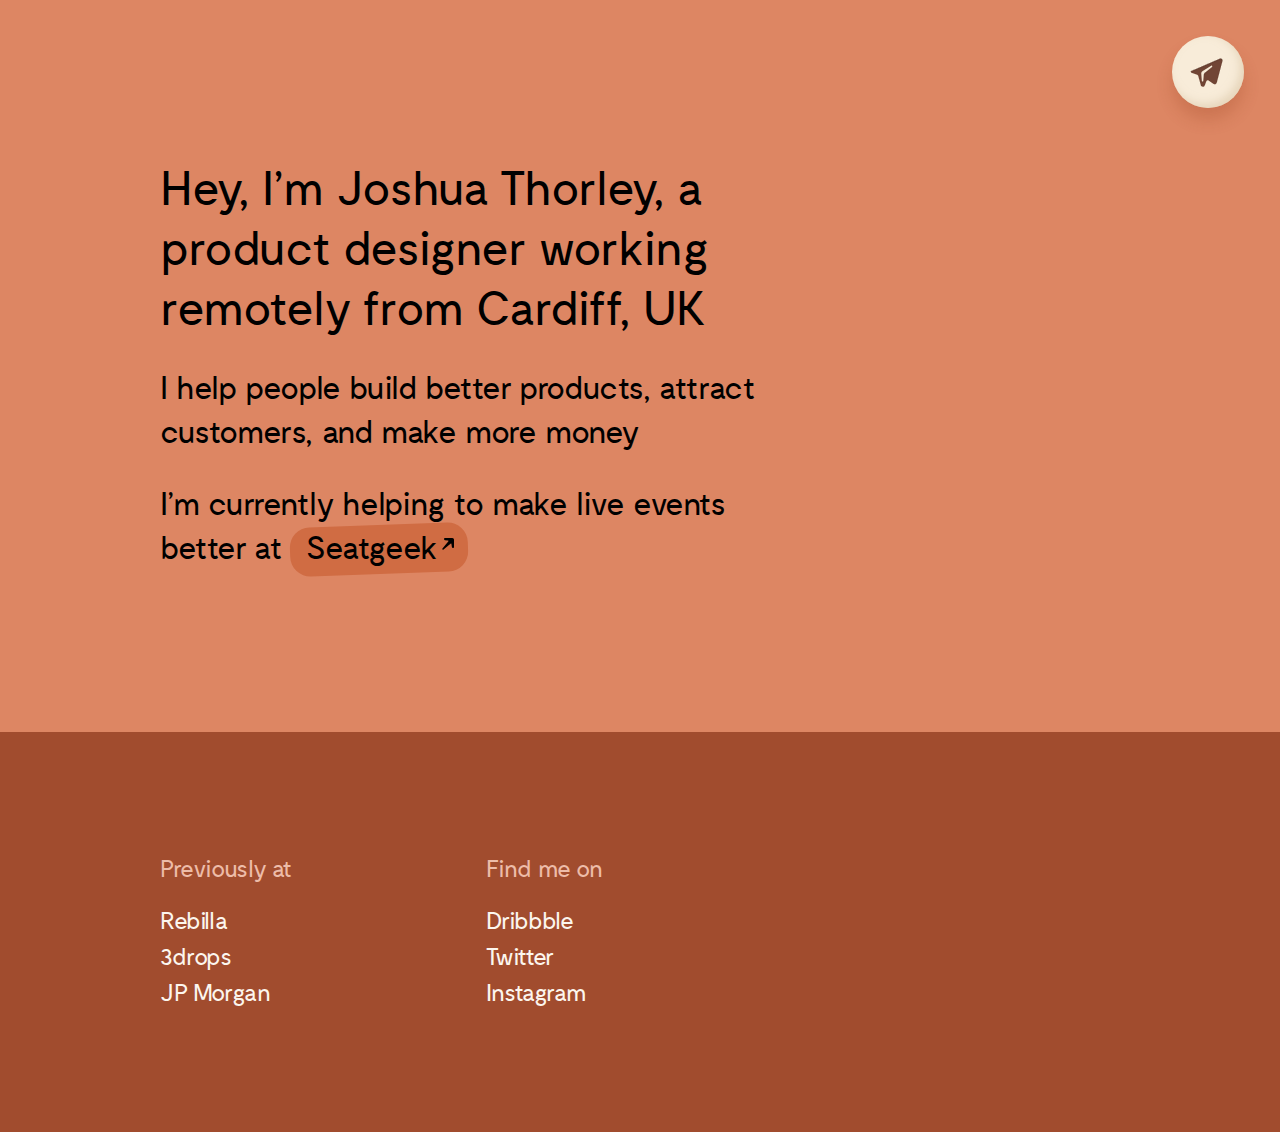
<file: index.html>
<!DOCTYPE html>
<html lang="en">
  <head>
    <meta charset="utf-8">
    <title>Joshua Thorley</title>
    <meta name="description" content="Joshua Thorley is a product designer from the UK. He helps people build great digital products, attract more customers and make more money.">
    <meta name="viewport" content="width=device-width, initial-scale=1.0">
    <link rel="stylesheet" href="styles.css">
    <script src="https://ajax.googleapis.com/ajax/libs/jquery/3.3.1/jquery.min.js"></script>
    <script src="tooltip.js"></script>
  </head>

  <body>
    <section class="content hero">
      <h1>Hey, I’m Joshua Thorley, a product designer working remotely from Cardiff, UK</h1>
      <p>I help people build better products, attract customers, and make more money</p>
      <p>I’m currently helping to make live events better at <span class="linkhighlight"><a href="https://seatgeek.com">Seatgeek<img src="linkicon.svg"></a></span></p>
    </section>

    <a href="mailto:hello@joshuathorley.com" target="_blank" data-tooltip="Contact me" id="contactme">
      <img src="3xcontacticon.svg">
    </a>

    <footer>
      <section class="content">
        <div id="history">
          <h4>Previously at</h4>
          <p>Rebilla</p>
          <p>3drops</p>
          <p>JP Morgan</p>
        </div>
        <div id="socials">
          <h4>Find me on</h4>
          <p><a href="https://dribbble.com/joshuathorley">Dribbble<img src="linkicon.svg"></a></p>
          <p><a href="https://twitter.com/joshuathorley">Twitter<img src="linkicon.svg"></a></p>
          <p><a href="https://instagram.com/joshthorley">Instagram<img src="linkicon.svg"></a></p>
        </div>
      </section>
    </footer>

<script type="text/javascript">
  var tooltipSpan = document.getElementById('tooltip-span');

  window.onmousemove = function (e) {
      var x = e.clientX,
          y = e.clientY;
      tooltipSpan.style.top = (y + 20) + 'px';
      tooltipSpan.style.left = (x + 20) + 'px';
  };
</script>

  </body>
</html>
</file>
<file: styles.css>
@font-face {
  font-family: "ratty";
  src: url("moderat-regular.eot");
  src: url("moderat-regular.eot?#iefix") format("embedded-opentype"), url("moderat-regular.woff2") format("woff2");
  font-weight: normal;
}

* {
  margin: 0;
	padding: 0;
	border: 0;
	font-size: 100%;
	font: inherit;
	vertical-align: baseline;
}

a {
  color: inherit;
  text-decoration: inherit;
}

html {
  background: #A14C2E;
  font-family: ratty, sans-serif;
  -webkit-font-smoothing: antialiased;
  font-size: 24px;
  line-height: 36px;
  letter-spacing: -0.4px;
}

body {
  background: #DD8663;
  color: #000000;
  width: 100%;
  height: 100%;
}

.hero {
  font-size: 32px;
  line-height: 44px;
}

.hero p {
  margin-top: 28px;
}

footer {
  background: #A14C2E;
  color: #FCF6EE;
}

h1 {
  font-style: normal;
  font-weight: normal;
  font-size: 48px;
  line-height: 60px;
  margin-bottom:4px;
  -webkit-font-smoothing: auto;
}

footer h4 {
  color: #EDBCA9;
  margin-bottom: 16px;
}

#contactme {
  position: fixed;
  top: 36px;
  right: 36px;
  background: #F8ECD9;
  box-shadow: 0px 12px 16px rgba(151, 62, 28, 0.24), inset -4px -4px 8px rgba(214, 192, 158, 0.5);
  border-radius: 100%;
  max-height: 72px;
  transition: scale .2s, box-shadow .2s;
}

#contactme:hover {
  transform: scale(1.03,1.03);
  box-shadow: 0px 12px 24px 8px rgba(151, 62, 28, 0.24), inset -4px -4px 8px rgba(214, 192, 158, 0.5);
}

#contactme:hover img {
  opacity: 0.88;
}

#contactme:active {
  transform: scale(1,1);
  box-shadow: 0px 4px 8px 2px rgba(151, 62, 28, 0.4), inset 0px 0px 0px rgba(214, 192, 158, 0.0);

}

.div-tooltip {
  display: none;
  position: absolute;
  background: #222222;
  border: 1px solid #000000;
  box-sizing: border-box;
  box-shadow: 0px 4px 4px rgba(0, 0, 0, 0.04);
  border-radius: 12px;
  padding: 8px 16px;
  font-size: 16px;
  line-height: 24px;
  color: #fff;
  margin-top: 4px;
  margin-left: -120px;
}

#contactme img {
  width: 36px;
  height: 36px;
  padding: 18px;
}

body .content {
  margin: 0 160px;
  padding: 160px 0;
  max-width: 1200px;
}

footer .content {
  padding: 120px 0;
}

.content * {
  max-width: 712px;
}

.hero p:last-child {
  max-width: 620px;
}

.linkhighlight {
  padding: 2px 12px 8px 16px;
  position: relative;
}

.linkhighlight a {
  position: relative;
  z-index: 1;
}

.linkhighlight:after {
  content: "";
  position: absolute;
  background: #D06C43;
  height: 100%;
  width: 100%;
  border-radius: 20px;
  z-index: 0;
  left: 0;
  bottom: 6%;
  display: inline-block;
  transform: rotate(-2deg);
}

.linkhighlight img,
#socials p img {
  vertical-align: top;
}

.linkhighlight img {
  margin: 8px 0 0 2px;
}

.linkhighlight:hover:after {
  background: #222222;
}

.linkhighlight:hover a {
  color: #FCF6EE;
}

.linkhighlight:hover img {
  filter: invert(1);
  opacity: 0.88;
}

#socials p img {
  margin: 6px 0 0 4px;
  filter: invert(1);
  opacity: 0.8;
  visibility: hidden;
}

#socials p a:hover {
  color: #fff;
}

#socials p a:hover img {
  visibility: visible;
}

footer .content div {
  display: inline-block;
  width: 50%;
  max-width: 296px;
}

#socials {
  margin-left: 24px;
}

@media only screen and (max-width: 1102px) {
  footer .content div {
    max-width: 252px;
  }
}

@media only screen and (max-width: 862px) {
  body .content {
    padding: 120px 0;
    margin: 0 120px;
  }

  #contactme {
    top: 24px;
    right: 24px;
  }

  footer .content div {
    max-width: none;
    width: calc(50% - 16px);
  }
}

@media only screen and (max-width: 782px) {
  h1 {
    font-size: 36px;
    line-height: 48px;
  }

  .hero p {
    font-size: 24px;
    line-height: 36px;
  }

  html {
    font-size: 20px;
    line-height: 28px;
  }
}

@media only screen and (max-width: 643px) {
  body .content {
    padding: 80px 0;
    margin: 0 80px;
  }
}

@media only screen and (max-width: 499px) {
  body .content {
    padding: 40px 0;
    margin: 0 40px;
  }

  #contactme {
    top: auto;
    bottom: 20px;
    right: 20px;
    max-height: 56px;
  }

  #contactme img {
    padding: 10px;
  }
}
</file>
